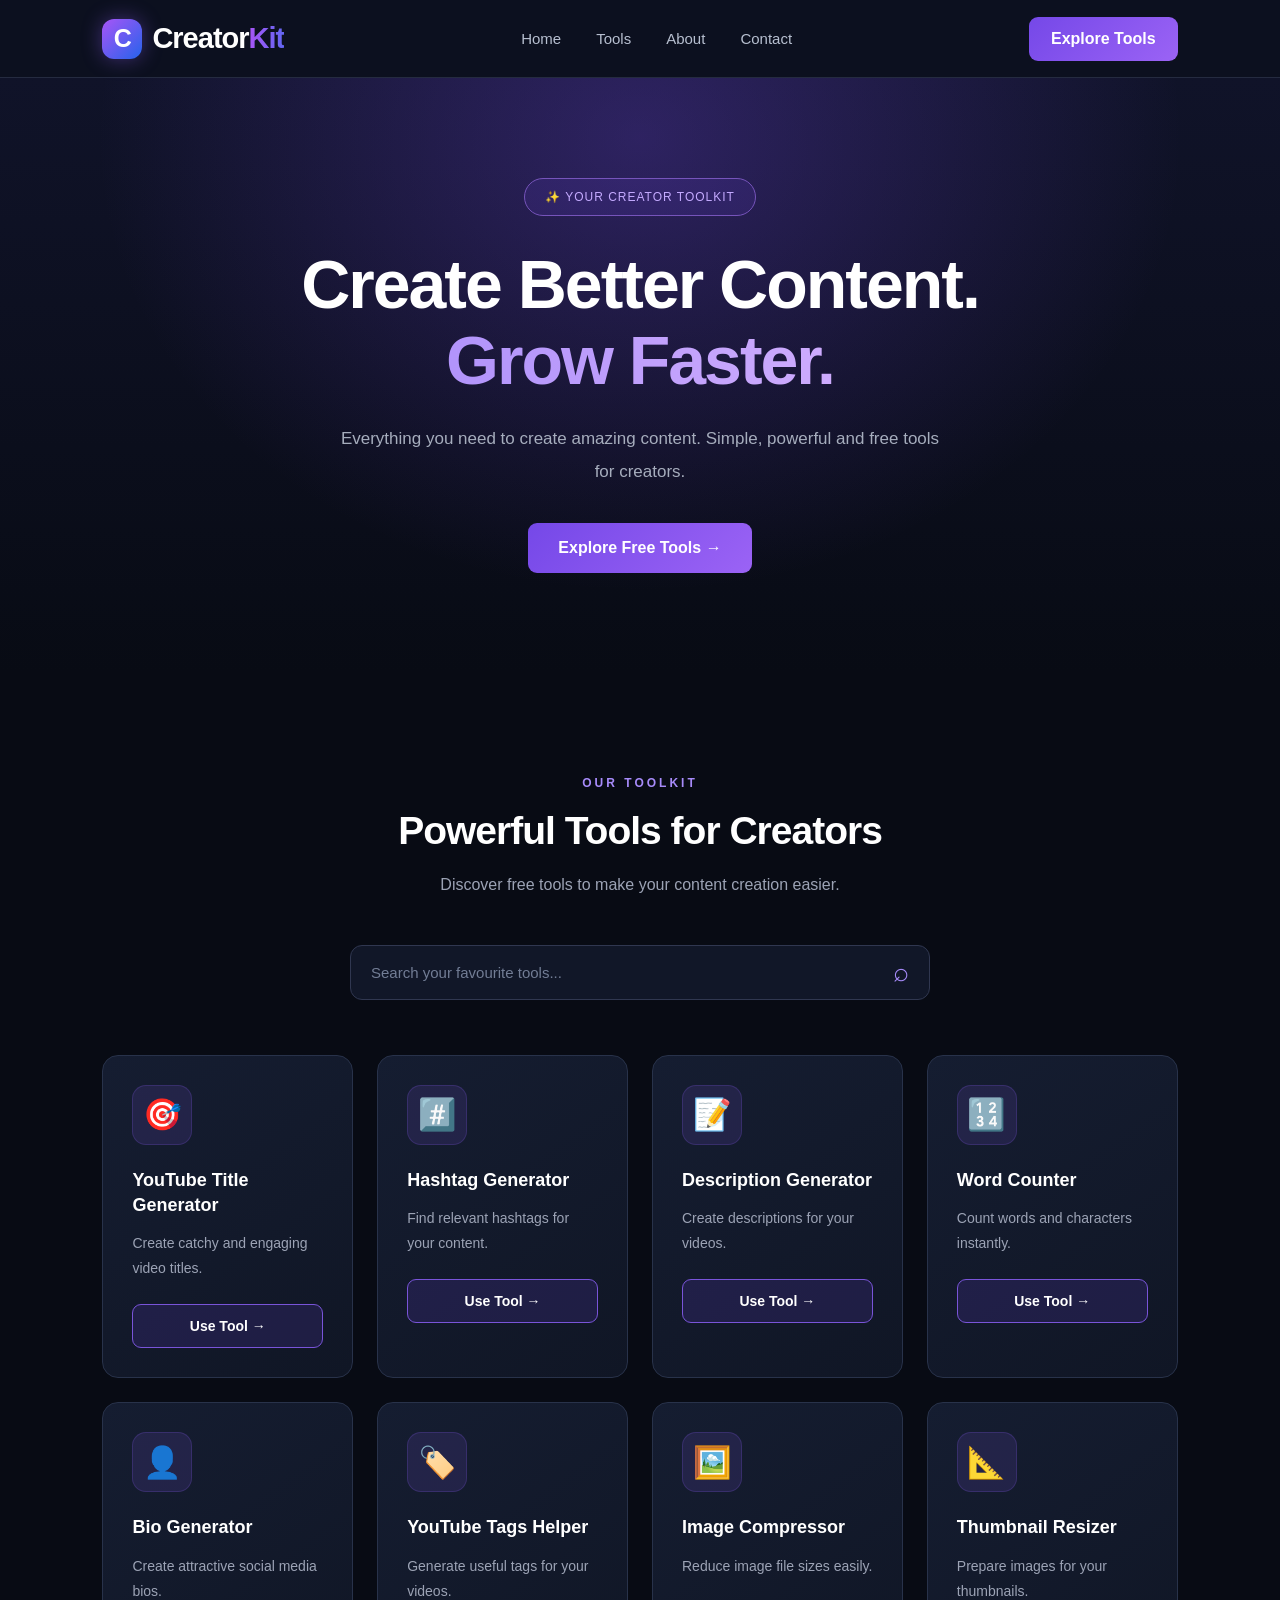
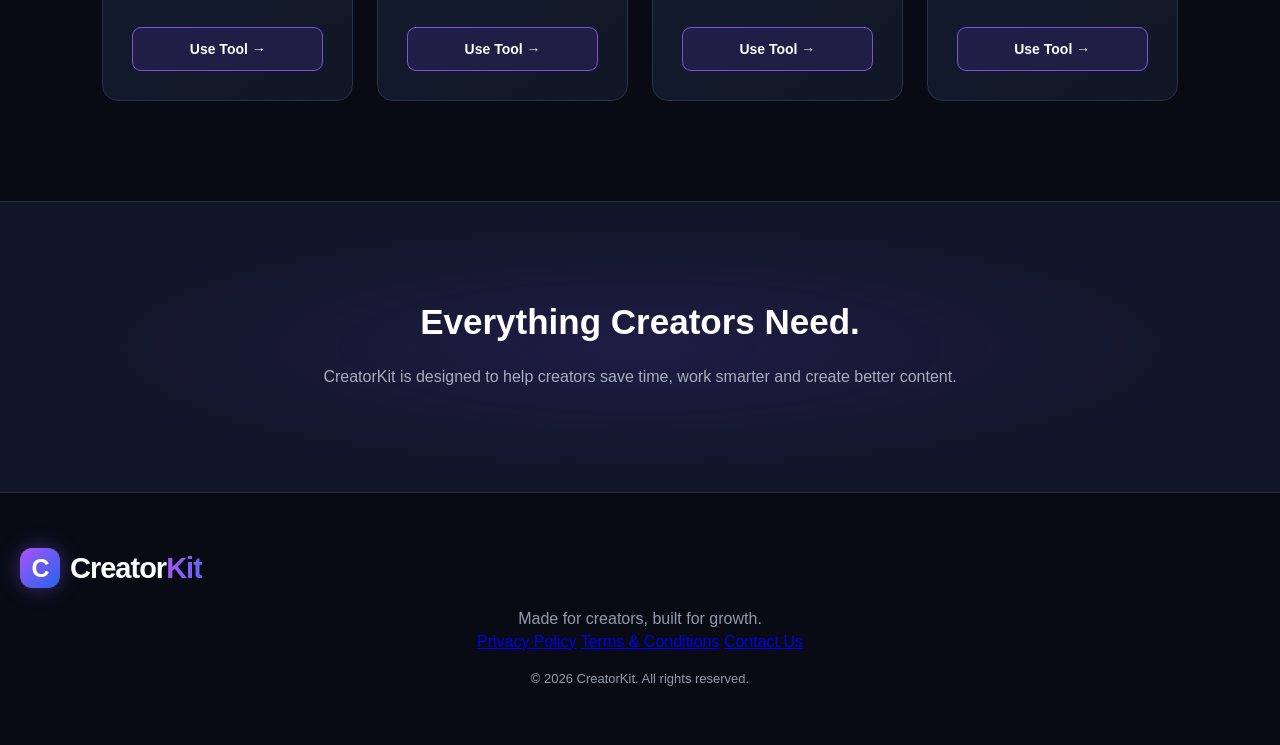
<file: index.html>
<!DOCTYPE html>
<html lang="en">
<head>
    <meta charset="UTF-8">
    <meta name="viewport" content="width=device-width, initial-scale=1.0">

    <title>CreatorKit - Free Creator Tools for YouTube & Social Media</title>

    <meta name="description" content="Create better content with free creator tools. Generate YouTube titles, hashtags, descriptions, bios and tags. Compress images and resize thumbnails with CreatorKit.">
    <link rel="icon" type="image/svg+xml" href="favicon.svg">
    <link rel="stylesheet" href="style.css">
    <!-- SOCIAL MEDIA SEO -->

    <meta property="og:title" content="CreatorKit - Free Creator Tools">

    <meta property="og:description" content="Create better content with free tools for YouTube and social media creators.">

    <meta property="og:type" content="website">

    <meta property="og:image" content="https://yourdomain.com/preview.png">

    <meta name="twitter:card" content="summary_large_image">
</head>

<body>

    <!-- NAVBAR -->
    <header class="navbar">

        <div class="logo">
    <span class="logo-icon">C</span>

    <span class="logo-text">
        Creator<span class="logo-accent">Kit</span>
    </span>
</div>
        
<nav>
    <a href="#home">Home</a>
    <a href="#tools">Tools</a>
    <a href="#about">About</a>
    <a href="contact.html">Contact</a>
</nav>

        <a href="#tools" class="nav-button">
            Explore Tools
        </a>

    </header>


    <!-- HERO SECTION -->
    <section class="hero" id="home">

        <div class="hero-content">

            <div class="hero-badge">
                ✨ YOUR CREATOR TOOLKIT
            </div>

            <h1>
                Create Better Content.
                <span>Grow Faster.</span>
            </h1>

            <p>
                Everything you need to create amazing content.
                Simple, powerful and free tools for creators.
            </p>

            <a href="#tools" class="hero-button">
                Explore Free Tools →
            </a>

        </div>

    </section>


    <!-- TOOLS SECTION -->
    <section class="tools-section" id="tools">

        <div class="section-heading">

            <span class="section-label">OUR TOOLKIT</span>

            <h2>Powerful Tools for Creators</h2>

            <p>
                Discover free tools to make your content creation easier.
            </p>

        </div>


        <!-- SEARCH -->
        <div class="search-box">

            <input
                type="text"
                id="searchInput"
                placeholder="Search your favourite tools..."
            >

            <span>⌕</span>

        </div>


        <!-- TOOL CARDS -->
        <div class="tools-grid">

            <div class="tool-card">
                <div class="tool-icon">🎯</div>
                <h3>YouTube Title Generator</h3>
                <p>Create catchy and engaging video titles.</p>
                <button onclick="openTool('title')">Use Tool →</button>
            </div>

            <div class="tool-card">
                <div class="tool-icon">#️⃣</div>
                <h3>Hashtag Generator</h3>
                <p>Find relevant hashtags for your content.</p>
                <button onclick="openTool('hashtag')">Use Tool →</button>
            </div>

            <div class="tool-card">
                <div class="tool-icon">📝</div>
                <h3>Description Generator</h3>
                <p>Create descriptions for your videos.</p>
                <button onclick="openTool('description')">Use Tool →</button>
            </div>

            <div class="tool-card">
                <div class="tool-icon">🔢</div>
                <h3>Word Counter</h3>
                <p>Count words and characters instantly.</p>
                <button onclick="openTool('counter')">Use Tool →</button>
            </div>

            <div class="tool-card">
                <div class="tool-icon">👤</div>
                <h3>Bio Generator</h3>
                <p>Create attractive social media bios.</p>
                <button onclick="openTool('bio')">Use Tool →</button>
            </div>

            <div class="tool-card">
                <div class="tool-icon">🏷️</div>
                <h3>YouTube Tags Helper</h3>
                <p>Generate useful tags for your videos.</p>
                <button onclick="openTool('tag')">Use Tool →</button>
            </div>

            <div class="tool-card">
                <div class="tool-icon">🖼️</div>
                <h3>Image Compressor</h3>
                <p>Reduce image file sizes easily.</p>
                <button onclick="openTool('compressor')">Use Tool →</button>
            </div>

            <div class="tool-card">
                <div class="tool-icon">📐</div>
                <h3>Thumbnail Resizer</h3>
                <p>Prepare images for your thumbnails.</p>
                <button onclick="openTool('resizer')">Use Tool →</button>
            </div>

        </div>

    </section>


    <!-- ABOUT SECTION -->
    <section class="about-section" id="about">

        <h2>Everything Creators Need.</h2>

        <p>
            CreatorKit is designed to help creators save time,
            work smarter and create better content.
        </p>

    </section>


    <!-- FOOTER -->
   
<!-- FOOTER -->

<footer>

    <div class="logo">
        <span class="logo-icon">C</span>
        <span class="logo-text">
            Creator<span class="logo-accent">Kit</span>
        </span>
    </div>

    <p>Made for creators, built for growth.</p>

    <div class="footer-links">
        <a href="privacy.html">Privacy Policy</a>
        <a href="terms.html">Terms & Conditions</a>
        <a href="contact.html">Contact Us</a>
    </div>

    <p class="copyright">
        © 2026 CreatorKit. All rights reserved.
    </p>

</footer>



    <script src="script.js"></script>

</body>
</html>
</file>
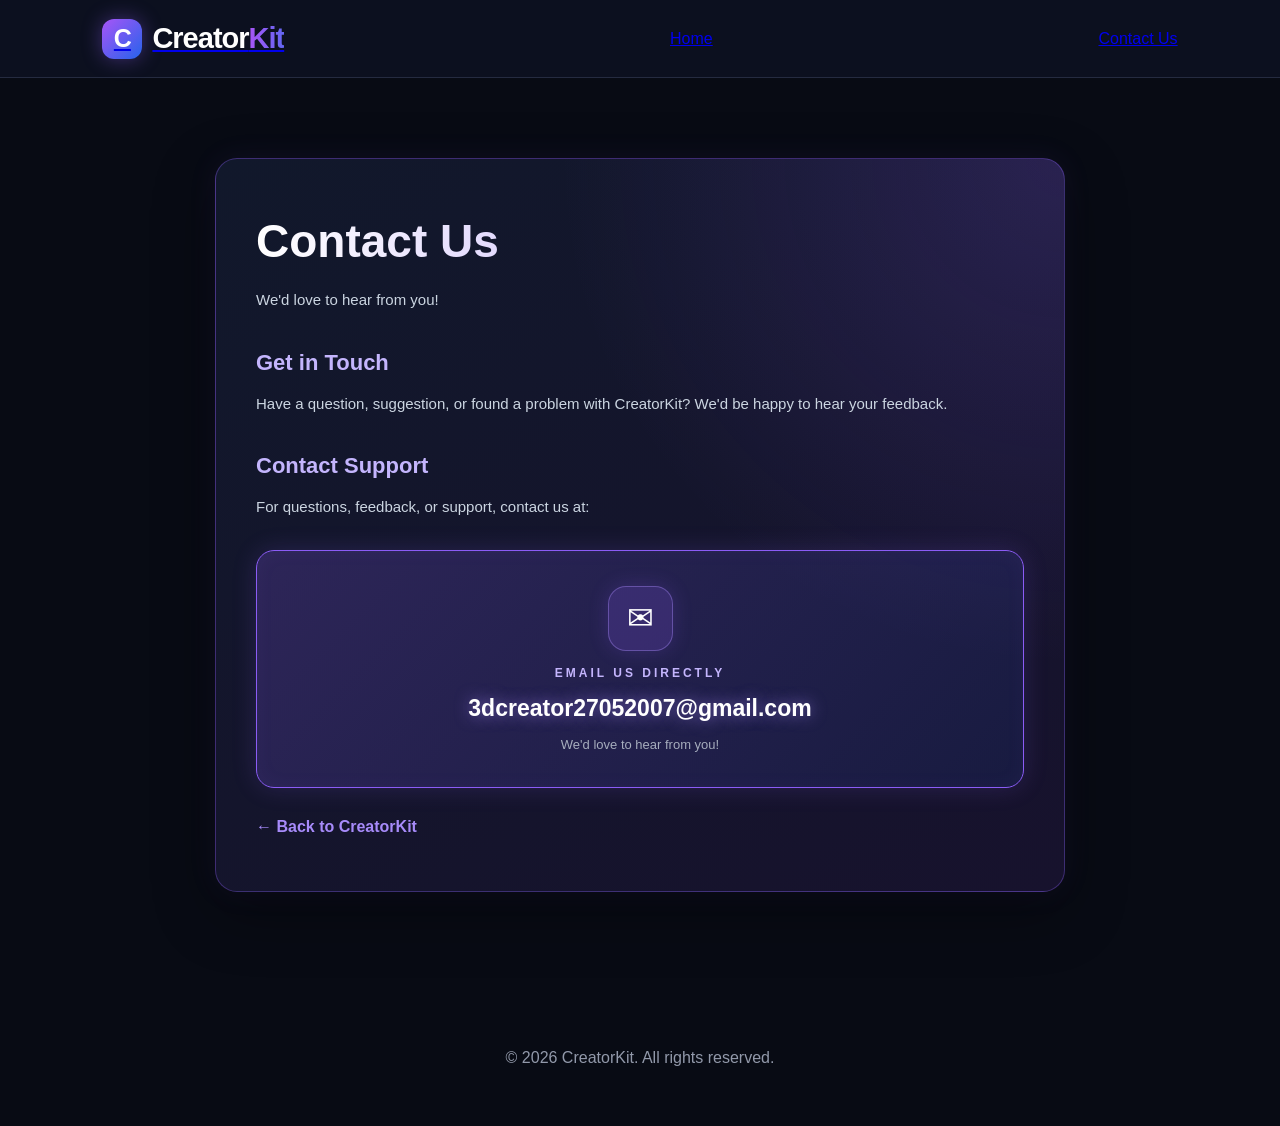
<file: contact.html>
<!DOCTYPE html>
<html lang="en">
<head>
    <meta charset="UTF-8">
    <meta name="viewport" content="width=device-width, initial-scale=1.0">
    <title>Contact Us - CreatorKit</title>
    <meta name="description" content="Contact CreatorKit for questions, feedback, or support.">
    <link rel="icon" type="image/svg+xml" href="favicon.svg">
    <link rel="stylesheet" href="style.css">
</head>

<body>

    <header class="navbar">
        <a href="index.html" class="logo">
            <span class="logo-icon">C</span>
            <span class="logo-text">
                Creator<span class="logo-accent">Kit</span>
            </span>
        </a>

        <a href="index.html" class="nav-link">Home</a>
        <a href="contact.html" class="nav-link">Contact Us</a>
    </header>

    <main class="legal-page contact-page">
        <h1>Contact Us</h1>

        <p>
            We'd love to hear from you!
        </p>

        <h2>Get in Touch</h2>
        <p>
            Have a question, suggestion, or found a problem with CreatorKit?
            We'd be happy to hear your feedback.
        </p>

        
<h2>Contact Support</h2>

<p>
    For questions, feedback, or support, contact us at:
</p>


<div class="contact-email-box">
    <span class="email-icon">✉</span>
    <span class="email-label">EMAIL US DIRECTLY</span>

    <a href="mailto:3dcreator27052007@gmail.com">
        3dcreator27052007@gmail.com
    </a>

    <span class="email-note">We'd love to hear from you!</span>
</div>



        <a href="index.html">← Back to CreatorKit</a>
    </main>

    <footer>
        <p>© 2026 CreatorKit. All rights reserved.</p>
    </footer>

</body>
</html>
</file>
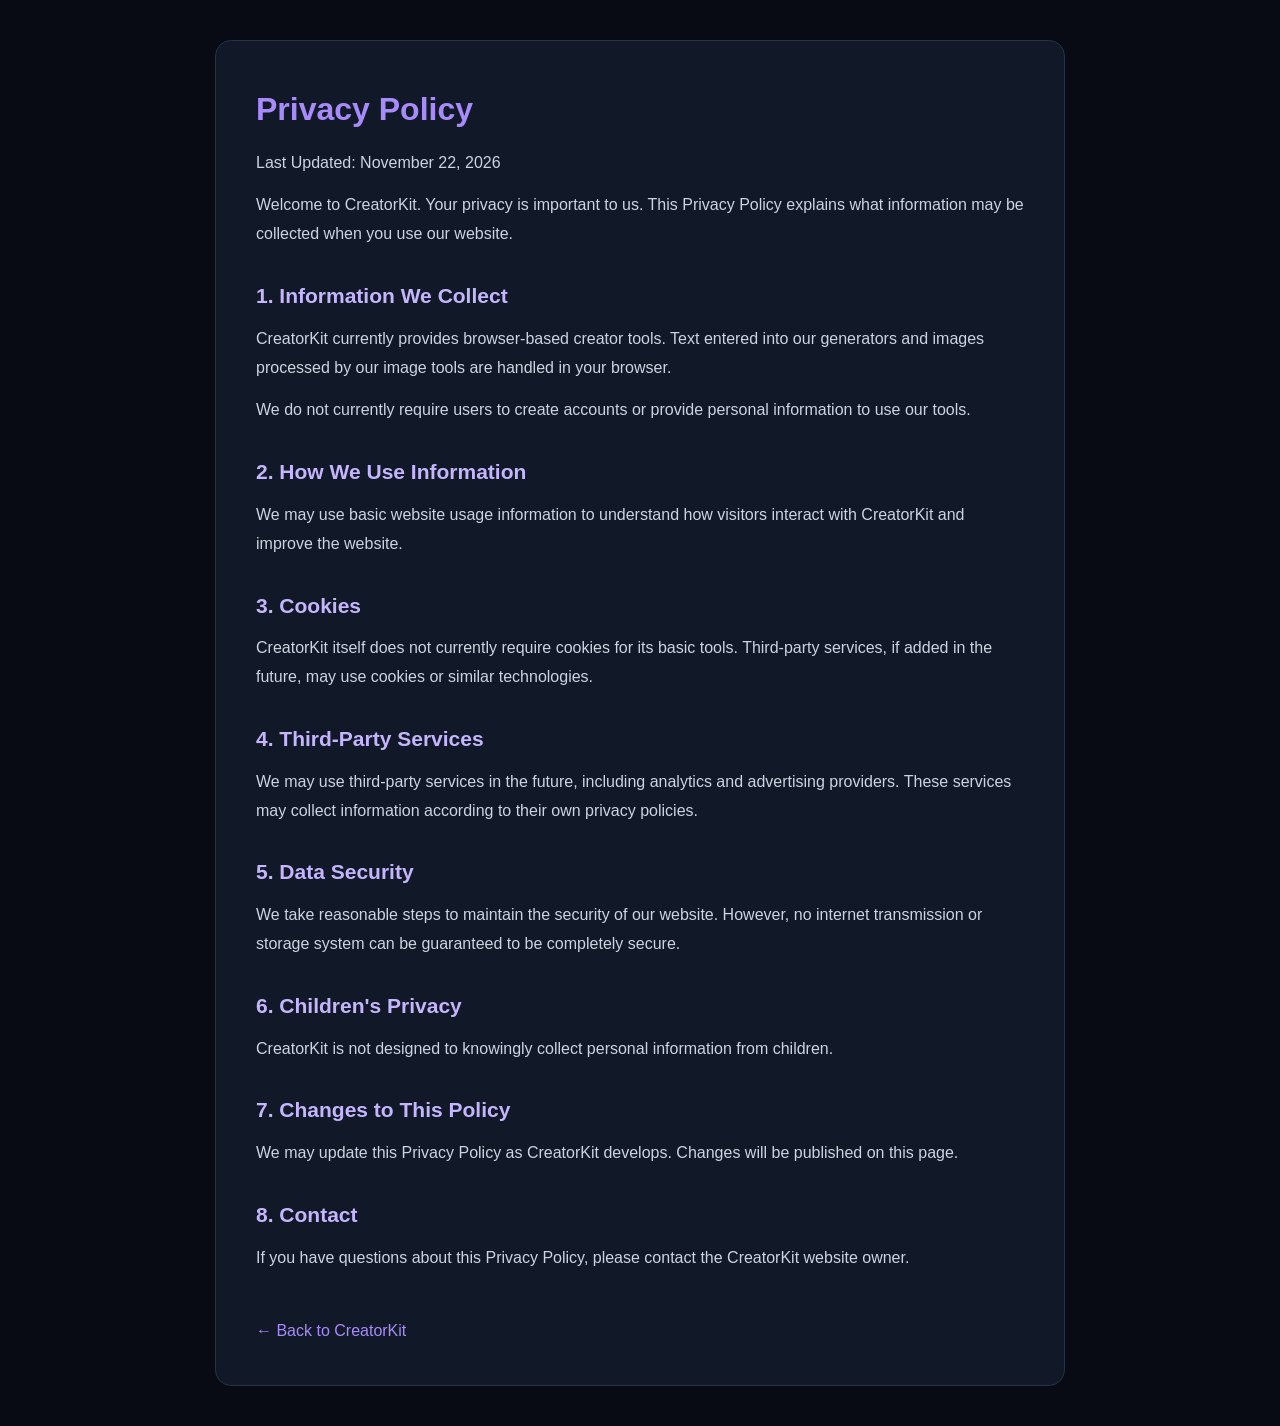
<file: privacy.html>
<!DOCTYPE html>
<html lang="en">
<head>
    <meta charset="UTF-8">
    <meta name="viewport" content="width=device-width, initial-scale=1.0">

    <title>Privacy Policy - CreatorKit</title>

    <meta name="description" content="Read the CreatorKit Privacy Policy to understand how we handle website visitors' information.">

    <style>
        * {
            margin: 0;
            padding: 0;
            box-sizing: border-box;
        }

        body {
            font-family: Arial, sans-serif;
            background: #080b14;
            color: #ffffff;
            line-height: 1.8;
            padding: 40px 20px;
        }

        .container {
            max-width: 850px;
            margin: auto;
            background: #111827;
            padding: 40px;
            border-radius: 16px;
            border: 1px solid #263247;
        }

        h1 {
            color: #a78bfa;
            margin-bottom: 10px;
        }

        h2 {
            color: #c4b5fd;
            margin-top: 28px;
            margin-bottom: 10px;
            font-size: 21px;
        }

        p {
            color: #cbd5e1;
            margin-bottom: 14px;
        }

        a {
            color: #a78bfa;
            text-decoration: none;
        }

        a:hover {
            text-decoration: underline;
        }

        .back {
            display: inline-block;
            margin-top: 30px;
        }

        @media (max-width: 600px) {
            .container {
                padding: 24px;
            }
        }
    </style>
</head>

<body>

<div class="container">

    <h1>Privacy Policy</h1>

    <p>Last Updated: November 22, 2026</p>

    <p>
        Welcome to CreatorKit. Your privacy is important to us.
        This Privacy Policy explains what information may be
        collected when you use our website.
    </p>

    <h2>1. Information We Collect</h2>

    <p>
        CreatorKit currently provides browser-based creator tools.
        Text entered into our generators and images processed by
        our image tools are handled in your browser.
    </p>

    <p>
        We do not currently require users to create accounts
        or provide personal information to use our tools.
    </p>

    <h2>2. How We Use Information</h2>

    <p>
        We may use basic website usage information to understand
        how visitors interact with CreatorKit and improve
        the website.
    </p>

    <h2>3. Cookies</h2>

    <p>
        CreatorKit itself does not currently require cookies
        for its basic tools. Third-party services, if added
        in the future, may use cookies or similar technologies.
    </p>

    <h2>4. Third-Party Services</h2>

    <p>
        We may use third-party services in the future,
        including analytics and advertising providers.
        These services may collect information according
        to their own privacy policies.
    </p>

    <h2>5. Data Security</h2>

    <p>
        We take reasonable steps to maintain the security
        of our website. However, no internet transmission
        or storage system can be guaranteed to be completely secure.
    </p>

    <h2>6. Children's Privacy</h2>

    <p>
        CreatorKit is not designed to knowingly collect
        personal information from children.
    </p>

    <h2>7. Changes to This Policy</h2>

    <p>
        We may update this Privacy Policy as CreatorKit
        develops. Changes will be published on this page.
    </p>

    <h2>8. Contact</h2>

    <p>
        If you have questions about this Privacy Policy,
        please contact the CreatorKit website owner.
    </p>

    <a class="back" href="index.html">← Back to CreatorKit</a>

</div>

</body>
</html>
</file>
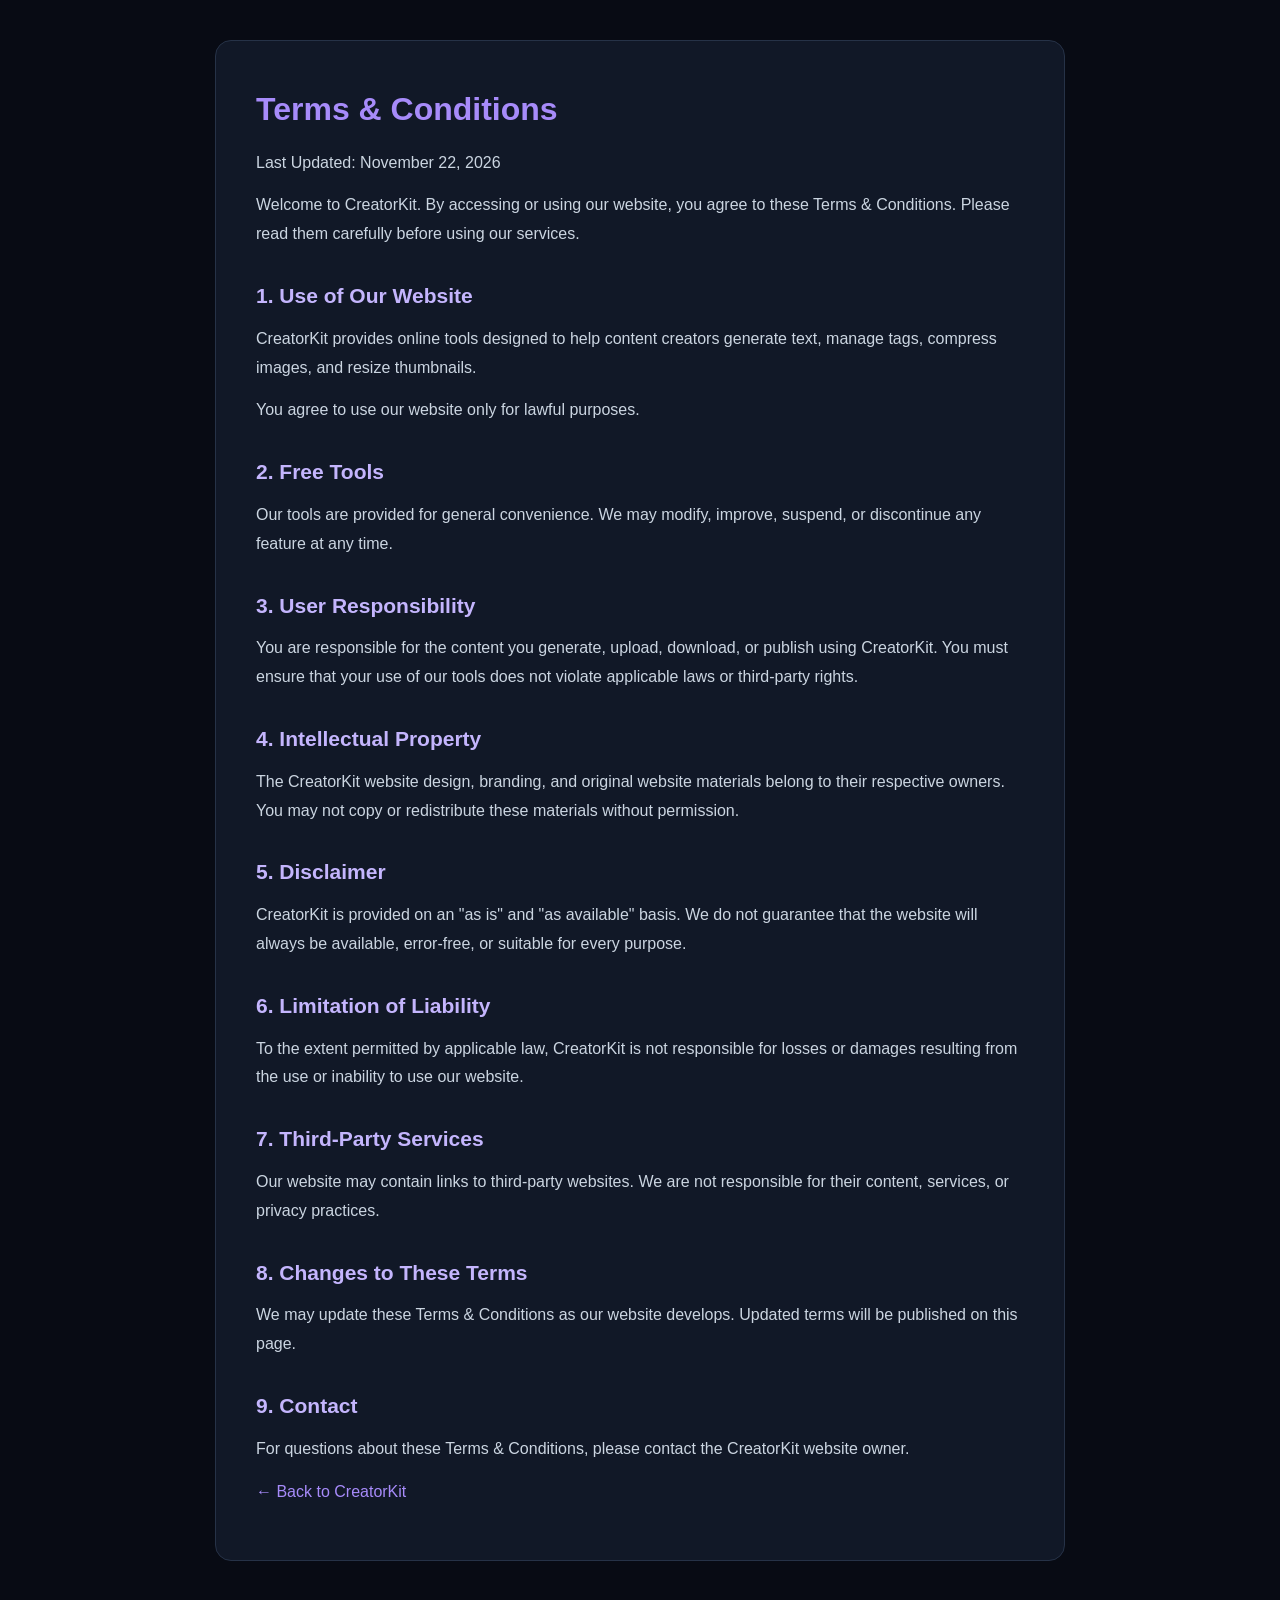
<file: terms.html>
<!DOCTYPE html>
<html lang="en">
<head>
    <meta charset="UTF-8">
    <meta name="viewport" content="width=device-width, initial-scale=1.0">

    <title>Terms & Conditions - CreatorKit</title>

    <meta name="description" content="Read the terms and conditions for using CreatorKit's free online creator tools.">

    <style>
        * {
            margin: 0;
            padding: 0;
            box-sizing: border-box;
        }

        body {
            font-family: Arial, sans-serif;
            background: #080b14;
            color: white;
            line-height: 1.8;
            padding: 40px 20px;
        }

        .container {
            max-width: 850px;
            margin: auto;
            background: #111827;
            padding: 40px;
            border-radius: 16px;
            border: 1px solid #263247;
        }

        h1 {
            color: #a78bfa;
            margin-bottom: 10px;
        }

        h2 {
            color: #c4b5fd;
            margin-top: 28px;
            margin-bottom: 10px;
            font-size: 21px;
        }

        p {
            color: #cbd5e1;
            margin-bottom: 14px;
        }

        a {
            color: #a78bfa;
            text-decoration: none;
        }

        a:hover {
            text-decoration: underline;
        }

        @media (max-width: 600px) {
            .container {
                padding: 24px;
            }
        }
    </style>
</head>

<body>

<div class="container">

    <h1>Terms & Conditions</h1>

    <p>Last Updated: November 22, 2026</p>

    <p>
        Welcome to CreatorKit. By accessing or using our website,
        you agree to these Terms & Conditions. Please read them
        carefully before using our services.
    </p>

    <h2>1. Use of Our Website</h2>

    <p>
        CreatorKit provides online tools designed to help content
        creators generate text, manage tags, compress images,
        and resize thumbnails.
    </p>

    <p>
        You agree to use our website only for lawful purposes.
    </p>

    <h2>2. Free Tools</h2>

    <p>
        Our tools are provided for general convenience.
        We may modify, improve, suspend, or discontinue
        any feature at any time.
    </p>

    <h2>3. User Responsibility</h2>

    <p>
        You are responsible for the content you generate,
        upload, download, or publish using CreatorKit.
        You must ensure that your use of our tools
        does not violate applicable laws or third-party rights.
    </p>

    <h2>4. Intellectual Property</h2>

    <p>
        The CreatorKit website design, branding, and original
        website materials belong to their respective owners.
        You may not copy or redistribute these materials
        without permission.
    </p>

    <h2>5. Disclaimer</h2>

    <p>
        CreatorKit is provided on an "as is" and
        "as available" basis. We do not guarantee that
        the website will always be available, error-free,
        or suitable for every purpose.
    </p>

    <h2>6. Limitation of Liability</h2>

    <p>
        To the extent permitted by applicable law,
        CreatorKit is not responsible for losses or damages
        resulting from the use or inability to use our website.
    </p>

    <h2>7. Third-Party Services</h2>

    <p>
        Our website may contain links to third-party websites.
        We are not responsible for their content, services,
        or privacy practices.
    </p>

    <h2>8. Changes to These Terms</h2>

    <p>
        We may update these Terms & Conditions as our website
        develops. Updated terms will be published on this page.
    </p>

    <h2>9. Contact</h2>

    <p>
        For questions about these Terms & Conditions,
        please contact the CreatorKit website owner.
    </p>

    <p>
        <a href="index.html">← Back to CreatorKit</a>
    </p>

</div>

</body>
</html>
</file>
<file: style.css>
/* =========================================
   CREATOR KIT - PREMIUM SAAS DESIGN
========================================= */

/* GENERAL */

* {
    margin: 0;
    padding: 0;
    box-sizing: border-box;
}

html {
    scroll-behavior: smooth;
}

body {
    font-family: Arial, sans-serif;
    background: #080b14;
    color: #ffffff;
    overflow-x: hidden;
}

button,
input,
select,
textarea {
    font-family: inherit;
}

button,
a {
    -webkit-tap-highlight-color: transparent;
}


/* =========================================
   NAVBAR
========================================= */

.navbar {
    min-height: 78px;
    padding: 0 8%;
    display: flex;
    align-items: center;
    justify-content: space-between;
    background: rgba(13, 17, 32, 0.95);
    border-bottom: 1px solid #252b40;
    position: sticky;
    top: 0;
    z-index: 100;
    backdrop-filter: blur(15px);
}

.logo {
    font-size: 29px;
    font-weight: 800;
    letter-spacing: -1px;
}

.logo span {
    color: #a78bfa;
}

nav {
    display: flex;
    gap: 35px;
}

nav a {
    color: #b7bfd0;
    text-decoration: none;
    font-size: 15px;
    transition: 0.3s;
}

nav a:hover {
    color: #a78bfa;
}

.nav-button {
    text-decoration: none;
    color: white;
    background: linear-gradient(135deg, #7548e8, #9b63f5);
    padding: 13px 22px;
    border-radius: 9px;
    font-weight: bold;
    transition: 0.3s;
}

.nav-button:hover {
    transform: translateY(-2px);
    box-shadow: 0 8px 25px rgba(117, 72, 232, 0.3);
}


/* =========================================
   HERO SECTION
========================================= */

.hero {
    min-height: 560px;
    display: flex;
    justify-content: center;
    align-items: center;
    text-align: center;
    padding: 100px 20px;
    background:
        radial-gradient(
            ellipse at 50% 10%,
            rgba(117, 72, 232, 0.3),
            transparent 60%
        ),
        linear-gradient(180deg, #101329, #080b14);
    position: relative;
}

.hero-content {
    max-width: 800px;
    animation: fadeUp 0.8s ease;
}

.hero-badge {
    display: inline-block;
    padding: 11px 20px;
    border: 1px solid #7654bb;
    background: rgba(117, 72, 232, 0.12);
    border-radius: 30px;
    color: #c4aaff;
    font-size: 12px;
    letter-spacing: 1px;
    margin-bottom: 30px;
}

.hero h1 {
    font-size: clamp(40px, 6vw, 68px);
    line-height: 1.12;
    letter-spacing: -2px;
    margin-bottom: 25px;
}

.hero h1 span {
    display: block;
    background: linear-gradient(90deg, #a78bfa, #d8b4fe);
    -webkit-background-clip: text;
    background-clip: text;
    color: transparent;
}

.hero p {
    color: #a6adbd;
    font-size: 17px;
    line-height: 1.9;
    max-width: 620px;
    margin: 0 auto 35px;
}

.hero-button {
    display: inline-block;
    text-decoration: none;
    background: linear-gradient(135deg, #7548e8, #9b63f5);
    color: white;
    padding: 16px 30px;
    border-radius: 9px;
    font-weight: bold;
    transition: 0.3s;
}

.hero-button:hover {
    transform: translateY(-3px);
    box-shadow: 0 10px 30px rgba(117, 72, 232, 0.35);
}


/* =========================================
   TOOLS SECTION
========================================= */

.tools-section {
    padding: 100px 8%;
    max-width: 1600px;
    margin: auto;
}

.section-heading {
    text-align: center;
    margin-bottom: 45px;
}

.section-label {
    color: #a78bfa;
    font-size: 12px;
    font-weight: bold;
    letter-spacing: 3px;
}

.section-heading h2 {
    font-size: clamp(27px, 4vw, 39px);
    margin: 18px 0;
    letter-spacing: -1px;
}

.section-heading p {
    color: #9ca3b5;
    line-height: 1.8;
}


/* =========================================
   SEARCH BOX
========================================= */

.search-box {
    max-width: 580px;
    margin: 0 auto 55px;
    display: flex;
    align-items: center;
    background: #111728;
    border: 1px solid #303750;
    border-radius: 12px;
    padding: 0 20px;
    transition: 0.3s;
}

.search-box:focus-within {
    border-color: #8b5cf6;
    box-shadow: 0 0 0 4px rgba(139, 92, 246, 0.1);
}

.search-box input {
    width: 100%;
    padding: 18px 0;
    border: none;
    outline: none;
    background: transparent;
    color: white;
    font-size: 15px;
}

.search-box input::placeholder {
    color: #727d95;
}

.search-box span {
    font-size: 27px;
    color: #a78bfa;
}


/* =========================================
   TOOL CARDS
========================================= */

.tools-grid {
    display: grid;
    grid-template-columns: repeat(4, minmax(0, 1fr));
    gap: 24px;
}

.tool-card {
    background: linear-gradient(145deg, #151d31, #101625);
    border: 1px solid #28324a;
    border-radius: 16px;
    padding: 29px;
    transition: transform 0.3s ease, border-color 0.3s ease, box-shadow 0.3s ease;
    position: relative;
    overflow: hidden;
}

.tool-card::before {
    content: "";
    position: absolute;
    top: 0;
    left: 0;
    width: 100%;
    height: 2px;
    background: linear-gradient(90deg, #7548e8, #c084fc);
    opacity: 0;
    transition: 0.3s;
}

.tool-card:hover {
    transform: translateY(-7px);
    border-color: #7654bb;
    box-shadow: 0 15px 35px rgba(0, 0, 0, 0.25);
}

.tool-card:hover::before {
    opacity: 1;
}

.tool-icon {
    width: 60px;
    height: 60px;
    display: flex;
    align-items: center;
    justify-content: center;
    font-size: 31px;
    background: rgba(139, 92, 246, 0.13);
    border: 1px solid rgba(139, 92, 246, 0.2);
    border-radius: 14px;
    margin-bottom: 23px;
}

.tool-card h3 {
    font-size: 18px;
    margin-bottom: 13px;
    line-height: 1.4;
}

.tool-card p {
    color: #9ca3b5;
    font-size: 14px;
    line-height: 1.8;
    min-height: 50px;
    margin-bottom: 23px;
}

.tool-card button {
    width: 100%;
    border: 1px solid #7954d9;
    background: rgba(117, 72, 232, 0.15);
    color: white;
    padding: 13px;
    border-radius: 9px;
    cursor: pointer;
    font-size: 14px;
    font-weight: bold;
    transition: 0.3s;
}

.tool-card button:hover {
    background: #7548e8;
    border-color: #906bfa;
}


/* =========================================
   ABOUT SECTION
========================================= */

.about-section {
    padding: 100px 20px;
    text-align: center;
    background:
        radial-gradient(
            ellipse at center,
            rgba(117, 72, 232, 0.15),
            transparent 65%
        ),
        #101528;
    border-top: 1px solid #252b40;
    border-bottom: 1px solid #252b40;
}

.about-section h2 {
    font-size: 35px;
    margin-bottom: 20px;
}

.about-section p {
    color: #a6adbd;
    line-height: 1.9;
    max-width: 650px;
    margin: auto;
}


/* =========================================
   FOOTER
========================================= */

footer {
    padding: 55px 20px;
    text-align: center;
    background: #080b14;
}

footer p {
    color: #9299aa;
    margin-top: 17px;
    line-height: 1.7;
}

.copyright {
    font-size: 13px;
}


/* =========================================
   TOOL MODAL
========================================= */

.tool-modal {
    position: fixed;
    inset: 0;
    background: rgba(0, 0, 0, 0.85);
    backdrop-filter: blur(8px);
    display: flex;
    justify-content: center;
    align-items: center;
    padding: 20px;
    z-index: 1000;
    animation: fadeIn 0.2s ease;
}

.modal-content {
    width: 100%;
    max-width: 550px;
    max-height: 90vh;
    overflow-y: auto;
    background: #111728;
    border: 1px solid #414969;
    border-radius: 18px;
    padding: 32px;
    position: relative;
    box-shadow: 0 25px 80px rgba(0, 0, 0, 0.5);
    animation: fadeUp 0.3s ease;
}

.modal-close {
    position: absolute;
    right: 20px;
    top: 15px;
    background: none;
    border: none;
    color: #c4c8d4;
    font-size: 29px;
    cursor: pointer;
    transition: 0.2s;
}

.modal-close:hover {
    color: #ffffff;
    transform: rotate(90deg);
}

.modal-content h2 {
    margin: 15px 0;
    font-size: 26px;
}

.modal-content p {
    color: #a6adbd;
    line-height: 1.7;
    margin-bottom: 20px;
}

.modal-content label {
    display: block;
    margin: 17px 0 9px;
    color: #e0e4ef;
    font-size: 14px;
    font-weight: bold;
}

.modal-content input,
.modal-content select,
.modal-content textarea {
    width: 100%;
    padding: 14px;
    background: #080b14;
    border: 1px solid #343b55;
    color: white;
    border-radius: 9px;
    outline: none;
    font-size: 14px;
    transition: 0.3s;
}

.modal-content input:focus,
.modal-content select:focus,
.modal-content textarea:focus {
    border-color: #8b5cf6;
    box-shadow: 0 0 0 3px rgba(139, 92, 246, 0.1);
}

.modal-content input[type="range"] {
    padding: 0;
    accent-color: #8b5cf6;
}

.modal-content input[type="file"] {
    padding: 12px;
}

.generate-button {
    display: block;
    width: 100%;
    padding: 15px;
    margin-top: 22px;
    border: none;
    border-radius: 9px;
    background: linear-gradient(135deg, #7548e8, #9b63f5);
    color: white;
    font-size: 15px;
    font-weight: bold;
    cursor: pointer;
    transition: 0.3s;
}

.generate-button:hover {
    transform: translateY(-2px);
    box-shadow: 0 8px 25px rgba(117, 72, 232, 0.3);
}


/* =========================================
   RESULTS
========================================= */

.results-container {
    margin-top: 27px;
}

.results-container h3 {
    margin-bottom: 17px;
    font-size: 19px;
}

.result-item {
    background: #1a2338;
    padding: 17px;
    border-radius: 11px;
    margin-bottom: 13px;
    border: 1px solid #303a56;
}

.result-item p {
    color: white;
    margin: 0 0 13px;
    overflow-wrap: anywhere;
}

.copy-button {
    background: #303a56;
    border: 1px solid #414d6d;
    color: white;
    padding: 9px 15px;
    border-radius: 7px;
    cursor: pointer;
    transition: 0.2s;
}

.copy-button:hover {
    background: #7548e8;
    border-color: #906bfa;
}


/* =========================================
   ANIMATIONS
========================================= */

@keyframes fadeUp {

    from {
        opacity: 0;
        transform: translateY(20px);
    }

    to {
        opacity: 1;
        transform: translateY(0);
    }

}

@keyframes fadeIn {

    from {
        opacity: 0;
    }

    to {
        opacity: 1;
    }

}


/* =========================================
   TABLET RESPONSIVENESS
========================================= */

@media (max-width: 1100px) {

    .tools-grid {
        grid-template-columns: repeat(2, minmax(0, 1fr));
    }

    .tools-section {
        padding-left: 6%;
        padding-right: 6%;
    }

}


/* =========================================
   MOBILE RESPONSIVENESS
========================================= */

@media (max-width: 600px) {

    .navbar {
        padding: 15px 5%;
        min-height: 75px;
        flex-wrap: wrap;
        gap: 15px;
    }

    .logo {
        font-size: 25px;
    }

    nav {
        order: 3;
        width: 100%;
        justify-content: center;
        gap: 23px;
    }

    nav a {
        font-size: 13px;
    }

    .nav-button {
        font-size: 12px;
        padding: 11px 14px;
    }

    .hero {
        min-height: 480px;
        padding: 75px 20px;
    }

    .hero h1 {
        font-size: 41px;
        letter-spacing: -1px;
    }

    .hero p {
        font-size: 15px;
    }

    .tools-section {
        padding: 70px 5%;
    }

    .section-heading h2 {
        font-size: 28px;
    }

    .tools-grid {
        grid-template-columns: 1fr;
        gap: 18px;
    }

    .tool-card {
        padding: 25px;
    }

    .about-section {
        padding: 75px 20px;
    }

    .about-section h2 {
        font-size: 28px;
    }

    .modal-content {
        padding: 24px;
    }

}


/* =========================================
   ACCESSIBILITY
========================================= */

button:focus-visible,
a:focus-visible,
input:focus-visible,
select:focus-visible,
textarea:focus-visible {
    outline: 2px solid #a78bfa;
    outline-offset: 3px;
}


/* CREATOR KIT PREMIUM BRANDING */

.logo {
    display: flex;
    align-items: center;
    gap: 10px;
    font-size: 29px;
    font-weight: 800;
    letter-spacing: -1px;
}

.logo .logo-icon {
    width: 40px;
    height: 40px;
    min-width: 40px;
    display: flex;
    align-items: center;
    justify-content: center;
    border-radius: 12px;
    background: linear-gradient(135deg, #a855f7, #2563eb);
    color: #ffffff;
    -webkit-text-fill-color: #ffffff;
    font-size: 25px;
    font-weight: 900;
    box-shadow: 0 0 20px rgba(139, 92, 246, 0.4);
}

.logo .logo-text {
    color: #ffffff;
}

.logo .logo-accent {
    background: linear-gradient(90deg, #a855f7, #6366f1);
    -webkit-background-clip: text;
    background-clip: text;
    -webkit-text-fill-color: transparent;
}

@media (max-width: 600px) {
    .logo {
        font-size: 24px;
    }

    .logo .logo-icon {
        width: 35px;
        height: 35px;
        min-width: 35px;
        font-size: 22px;
    }
}


/* =========================================
   CREATOR KIT - PREMIUM CONTACT PAGE
========================================= */

.contact-page {
    width: calc(100% - 40px);
    max-width: 850px;
    margin: 80px auto;
    padding: 55px 40px;
    position: relative;
    overflow: hidden;

    background:
        radial-gradient(
            circle at top right,
            rgba(139, 92, 246, 0.18),
            transparent 45%
        ),
        linear-gradient(145deg, #11182b, #17122d);

    border: 1px solid rgba(139, 92, 246, 0.35);
    border-radius: 22px;

    box-shadow:
        0 20px 60px rgba(0, 0, 0, 0.35),
        0 0 30px rgba(139, 92, 246, 0.08);
}

.contact-page h1 {
    font-size: clamp(34px, 5vw, 46px);
    margin-bottom: 18px;

    background: linear-gradient(90deg, #ffffff, #a78bfa);
    -webkit-background-clip: text;
    background-clip: text;
    -webkit-text-fill-color: transparent;
}

.contact-page h2 {
    color: #c4b5fd;
    font-size: 22px;
    margin-top: 35px;
    margin-bottom: 14px;
}

.contact-page p {
    color: #cbd5e1;
    font-size: 15px;
    line-height: 1.9;
    margin-bottom: 16px;
}

/* EMAIL CONTACT CARD */

.contact-email-box {
    margin-top: 28px;
    padding: 35px 20px;

    display: flex;
    flex-direction: column;
    align-items: center;
    justify-content: center;
    gap: 15px;

    text-align: center;

    background:
        linear-gradient(
            135deg,
            rgba(139, 92, 246, 0.22),
            rgba(37, 99, 235, 0.10)
        );

    border: 1px solid #8b5cf6;
    border-radius: 18px;

    box-shadow:
        0 0 25px rgba(139, 92, 246, 0.18),
        inset 0 0 20px rgba(139, 92, 246, 0.05);

    transition: 0.3s ease;
}

.contact-email-box:hover {
    transform: translateY(-4px);
    border-color: #c4b5fd;

    box-shadow:
        0 12px 35px rgba(139, 92, 246, 0.25),
        0 0 25px rgba(139, 92, 246, 0.15);
}

.email-icon {
    width: 65px;
    height: 65px;

    display: flex;
    align-items: center;
    justify-content: center;

    font-size: 32px;

    background: rgba(139, 92, 246, 0.2);
    border: 1px solid rgba(167, 139, 250, 0.4);
    border-radius: 18px;

    box-shadow: 0 0 20px rgba(139, 92, 246, 0.2);
}

.email-label {
    color: #c4b5fd;
    font-size: 12px;
    font-weight: 800;
    letter-spacing: 3px;
}

.contact-email-box a {
    display: inline-block;
    max-width: 100%;

    color: #ffffff;
    font-size: clamp(17px, 3vw, 23px);
    font-weight: 800;

    overflow-wrap: anywhere;
    text-decoration: none;

    text-shadow: 0 0 15px rgba(167, 139, 250, 0.65);
    transition: 0.3s;
}

.contact-email-box a:hover {
    color: #d8b4fe;
    text-decoration: underline;
}

.email-note {
    color: #a6adbd;
    font-size: 13px;
}

/* BACK TO HOME LINK */

.contact-page > a {
    display: inline-block;
    margin-top: 30px;

    color: #a78bfa;
    font-weight: bold;
    text-decoration: none;

    transition: 0.3s;
}

.contact-page > a:hover {
    color: #ffffff;
    transform: translateX(-4px);
}

/* MOBILE CONTACT PAGE */

@media (max-width: 600px) {
    .contact-page {
        width: calc(100% - 30px);
        margin: 35px auto;
        padding: 32px 20px;
        border-radius: 17px;
    }

    .contact-page h2 {
        font-size: 19px;
    }

    .contact-email-box {
        padding: 28px 14px;
    }

    .email-icon {
        width: 58px;
        height: 58px;
    }
}

/* =========================================
   CREATOR KIT - PREMIUM LEGAL PAGES
   PRIVACY POLICY & TERMS
========================================= */

.legal-page:not(.contact-page) {
    width: calc(100% - 40px);
    max-width: 900px;
    margin: 80px auto;
    padding: 50px 45px;

    background:
        radial-gradient(
            circle at top right,
            rgba(139, 92, 246, 0.15),
            transparent 45%
        ),
        linear-gradient(145deg, #11182b, #17122d);

    border: 1px solid rgba(139, 92, 246, 0.3);
    border-radius: 22px;

    box-shadow: 0 20px 60px rgba(0, 0, 0, 0.3);
}

.legal-page:not(.contact-page) h1 {
    font-size: clamp(32px, 5vw, 44px);
    margin-bottom: 25px;

    background: linear-gradient(90deg, #ffffff, #a78bfa);
    -webkit-background-clip: text;
    background-clip: text;
    -webkit-text-fill-color: transparent;
}

.legal-page:not(.contact-page) h2 {
    color: #c4b5fd;
    font-size: 22px;
    margin-top: 35px;
    margin-bottom: 14px;
}

.legal-page:not(.contact-page) h3 {
    color: #ddd6fe;
    margin-top: 22px;
    margin-bottom: 10px;
}

.legal-page:not(.contact-page) p,
.legal-page:not(.contact-page) li {
    color: #cbd5e1;
    font-size: 15px;
    line-height: 1.9;
}

.legal-page:not(.contact-page) ul,
.legal-page:not(.contact-page) ol {
    padding-left: 25px;
    margin: 15px 0;
}

.legal-page:not(.contact-page) li {
    margin-bottom: 10px;
}

.legal-page:not(.contact-page) a {
    color: #a78bfa;
    text-decoration: none;
    font-weight: 600;
}

.legal-page:not(.contact-page) a:hover {
    color: #ffffff;
    text-decoration: underline;
}

@media (max-width: 600px) {
    .legal-page:not(.contact-page) {
        width: calc(100% - 30px);
        margin: 35px auto;
        padding: 30px 20px;
    }

    .legal-page:not(.contact-page) h2 {
        font-size: 19px;
    }
}
</file>
